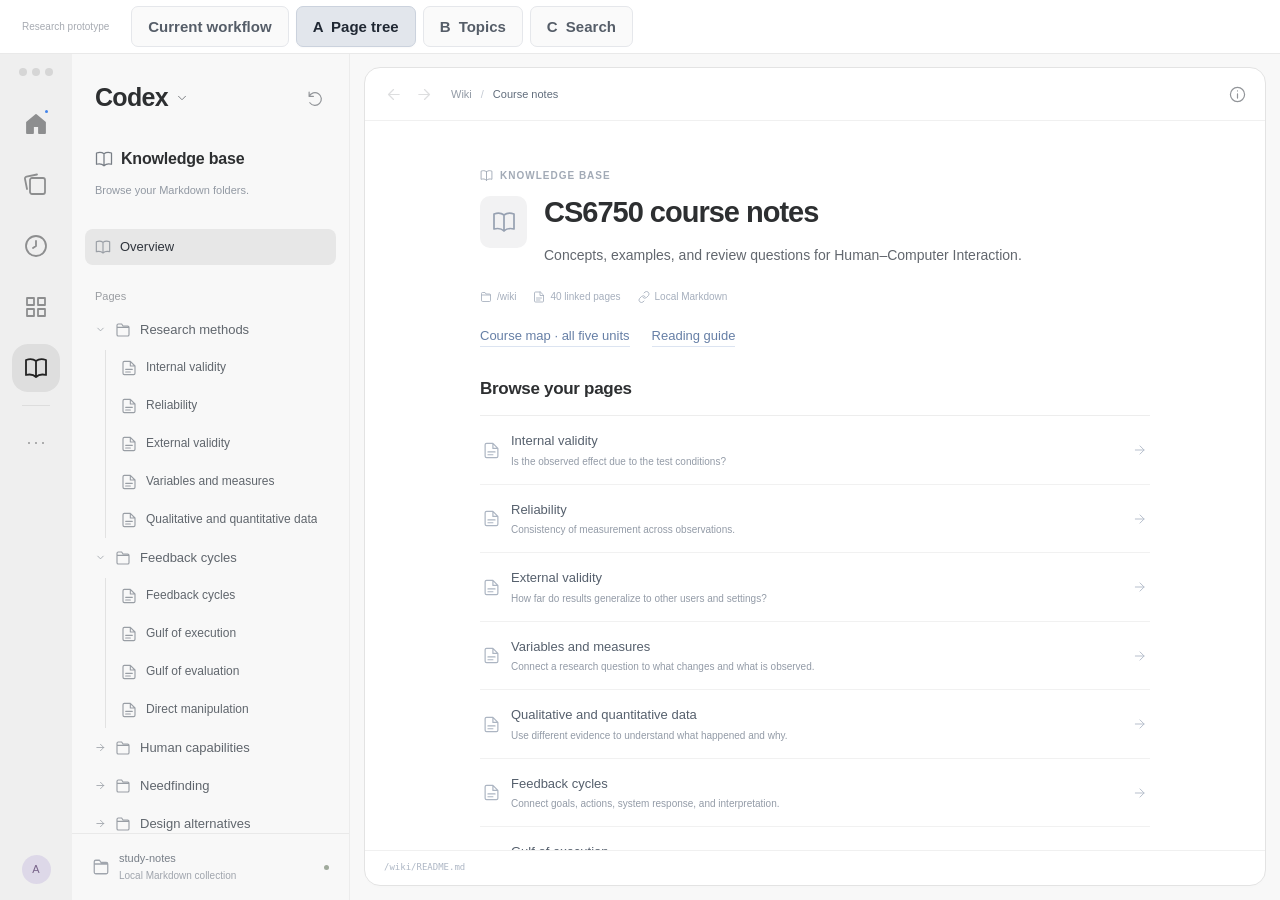
<file: index.html>
<!doctype html>
<html lang="en"><head><meta charset="utf-8"><meta name="viewport" content="width=device-width,initial-scale=1"><meta name="description" content="CS6750 Individual Project: design alternatives for navigating linked course notes."><title>Research prototype</title><link rel="stylesheet" href="assets/style.css?v=20261019-cloud5"><script src="assets/content.js?v=20261019-cloud5" defer></script><script src="assets/app.js?v=20261019-cloud5" defer></script></head>
<body>
<header class="studybar"><div class="brand"><b>Research prototype</b></div><nav class="concepts" aria-label="Design alternatives"><a href="?mode=current" data-mode="current">Current workflow</a><a href="?mode=A" data-mode="A">A <span>Page tree</span></a><a href="?mode=B" data-mode="B">B <span>Topics</span></a><a href="?mode=C" data-mode="C">C <span>Search</span></a></nav></header>
<div class="shell">
<aside class="rail" aria-label="Application navigation"><div class="window-dots" aria-hidden="true"><i></i><i></i><i></i></div><div class="rail-main"><button class="rail-button" data-surface="Home" aria-label="Home" title="Home"><span data-icon="home"></span><i class="notification-dot"></i></button><button class="rail-button" data-surface="Spaces" aria-label="Spaces" title="Spaces"><span data-icon="spaces"></span></button><button class="rail-button" data-surface="Tasks" aria-label="Tasks" title="Tasks"><span data-icon="clock"></span></button><button class="rail-button" data-surface="Plugins" aria-label="Plugins" title="Plugins"><span data-icon="plugins"></span></button><button class="rail-button active" id="wiki" aria-label="Wiki" title="Wiki"><span data-icon="book"></span></button><div class="rail-line"></div><button class="rail-button" data-about aria-label="About the prototype" title="About the prototype"><span data-icon="more"></span></button></div><button class="avatar" data-about aria-label="About the prototype">A</button></aside>
<aside class="sidebar"><div class="sidebar-heading"><span class="wordmark">Codex <span data-icon="down"></span></span><button class="icon-button" id="reset" aria-label="Reset prototype" title="Reset prototype"><span data-icon="reset"></span></button></div><nav id="sidebar-content" class="sidebar-content" aria-label="Page navigation"></nav><footer class="sidebar-footer"><span data-icon="folder"></span><div><strong>study-notes</strong><small>Local Markdown collection</small></div><i></i></footer></aside>
<main class="workspace"><section id="current-chat-pane" class="current-chat-pane" aria-label="Chat"><header class="current-chat-header">Chat</header><div id="current-chat-content" class="current-chat-content"></div><div class="current-composer"><div class="composer-context"><span data-icon="folder"></span><span>[CS-6750] HCI</span><span class="computer-label">This computer</span></div><div class="composer-input">Do anything</div><div class="composer-actions"><span>＋</span><span>Approve for me</span><span class="composer-model">Codex</span><span class="composer-send">↑</span></div></div></section><section class="document-panel"><div class="current-file-tab"><span data-icon="file"></span><span id="current-file-name">README.md</span><button class="icon-button" id="close-current-file" aria-label="Close file preview" title="Close file preview"><span data-icon="close"></span></button></div><header class="toolbar"><div class="history"><button class="icon-button" id="back" aria-label="Back to previous page" title="Back"><span data-icon="left"></span></button><button class="icon-button" id="forward" aria-label="Forward to next page" title="Forward"><span data-icon="right"></span></button></div><div id="breadcrumbs" class="breadcrumbs"></div><button class="source-toggle" id="source-toggle">View source</button><button id="toggle-nav" class="icon-button mobile-toggle" aria-label="Toggle page navigation"><span data-icon="panel"></span></button><button class="icon-button" id="page-info" aria-label="About this page" title="About this page"><span data-icon="info"></span></button></header><div id="visit-trail" class="visit-trail" hidden></div><div id="document-scroll" class="document-scroll"><article id="page" class="page-content"></article></div><footer class="document-footer"><span id="file-path">/wiki/README.md</span></footer></section></main>
</div>
<div class="toast" id="toast" role="status" hidden></div>
<dialog id="about-dialog"><button class="icon-button close-dialog" id="close-dialog" aria-label="Close information"><span data-icon="close"></span></button><h2>Research prototype</h2><p>CS6750 Individual Project. Three design alternatives for finding a course note, following related pages, and returning.</p><p>Needfinding → Design alternatives → Prototyping → Evaluation</p><p>Course notes summarize the saved lectures and readings. “Current workflow” represents the author's chat-and-file workflow.</p><button class="primary" id="dismiss-dialog">Return to prototype</button></dialog>
</body></html>
</file>
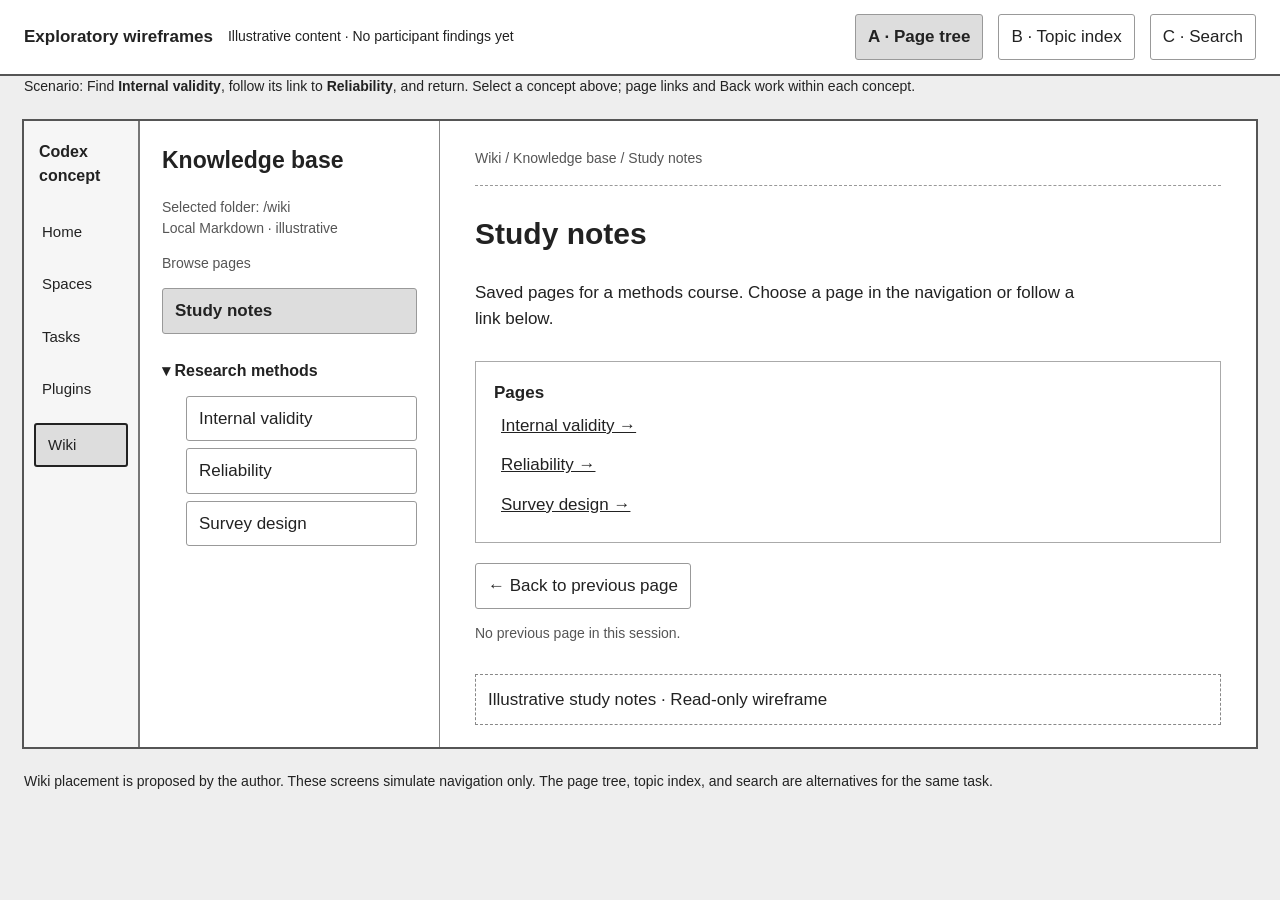
<file: basic.html>
<!doctype html>
<html lang="en"><meta charset="utf-8"><meta name="viewport" content="width=device-width,initial-scale=1">
<title>Knowledge navigation — exploratory wireframes</title>
<style>
*{box-sizing:border-box}body{margin:0;background:#eee;color:#222;font:17px/1.5 Arial,sans-serif}button,input{font:inherit;color:inherit}button,a{cursor:pointer}button{background:white;border:1px solid #999;border-radius:3px;padding:9px 12px;text-align:left}button:hover,a:hover{background:#eee}button:focus-visible,a:focus-visible,input:focus-visible{outline:3px solid #222;outline-offset:2px}header{padding:14px 24px;background:#fff;border-bottom:2px solid #555;display:flex;align-items:center;gap:15px}header p{font-size:14px;margin:0;flex:1}.selected{background:#ddd;font-weight:bold}main{display:grid;grid-template-columns:116px 300px 1fr;height:630px;margin:22px;border:2px solid #555;background:white}.rail{padding:14px 10px;border-right:2px solid #777;background:#f6f6f6}.rail span,.rail button{display:block;width:100%;margin-bottom:14px;font-size:15px}.rail span{padding:8px}.rail b{display:block;padding:5px;margin-bottom:20px;font-size:16px}.rail button{border:2px solid #222;background:#ddd}.nav{padding:22px;border-right:1px solid #888;overflow:auto}.nav h1{font-size:23px;margin:0 0 20px}.nav h2{font-size:16px;margin-top:25px}.nav button{display:block;width:100%;margin:7px 0}.nav .indent{padding-left:24px}input{width:100%;padding:9px;border:1px solid #777}.page{padding:27px 35px;overflow:auto}.crumb{color:#555;font-size:14px;border-bottom:1px dashed #999;padding-bottom:16px}.page h1{font-size:30px;margin-top:25px}.page p{max-width:620px}.muted{font-size:14px;color:#555}.links{margin-top:30px;border:1px solid #aaa;padding:18px}.links a{display:block;padding:7px;color:#222;text-decoration:underline}.trail{font-size:14px;padding:12px 0}.page button{margin-top:20px}.banner{font-size:14px;margin:0 24px 16px}.status{border:1px dashed #888;padding:12px;margin-top:30px}.hidden{display:none}@media(max-width:850px){main{margin:10px;grid-template-columns:90px 235px minmax(350px,1fr)}body{min-width:740px}header{flex-wrap:wrap}.page{padding:22px}}
</style>
<header><b>Exploratory wireframes</b><p>Illustrative content · No participant findings yet</p><button data-mode="A">A · Page tree</button><button data-mode="B">B · Topic index</button><button data-mode="C">C · Search</button></header>
<p class="banner">Scenario: Find <b>Internal validity</b>, follow its link to <b>Reliability</b>, and return. Select a concept above; page links and Back work within each concept.</p>
<main><aside class="rail"><b>Codex<br>concept</b><span>Home</span><span>Spaces</span><span>Tasks</span><span>Plugins</span><button id="wiki">Wiki</button></aside><nav class="nav" aria-label="Knowledge base"><h1>Knowledge base</h1><p class="muted">Selected folder: /wiki<br>Local Markdown · illustrative</p><div id="nav-content"></div></nav><article class="page" id="page"></article></main>
<p class="banner">Wiki placement is proposed by the author. These screens simulate navigation only. The page tree, topic index, and search are alternatives for the same task.</p>
<script>
const pages={
 home:{title:'Study notes',parent:'Knowledge base',body:'Saved pages for a methods course. Choose a page in the navigation or follow a link below.',links:['validity','reliability','survey']},
 validity:{title:'Internal validity',parent:'Research methods',body:'Internal validity concerns whether a study supports the causal interpretation being made. Consider alternative explanations, confounds, and how conditions were assigned.',links:['reliability','survey']},
 reliability:{title:'Reliability',parent:'Research methods',body:'Reliability concerns consistency of measurement. Consistent measurements alone do not establish that a study supports a causal claim.',links:['validity','survey']},
 survey:{title:'Survey design',parent:'Research methods',body:'Use questions participants can answer from experience. Distinguish reports about past behavior from reactions to a proposed interface.',links:['validity','reliability']}
};
let mode=new URLSearchParams(location.search).get('mode')||'A',current=new URLSearchParams(location.search).get('page')||'home',history=[],query='',visited=[];
if(!['A','B','C'].includes(mode))mode='A';if(!pages[current])current='home';
const nav=document.getElementById('nav-content'),article=document.getElementById('page');
const pageButton=(id,label)=>`<button data-page="${id}" class="${id===current?'selected':''}">${label||pages[id].title}</button>`;
function go(id){if(current!==id){history.push(current);current=id;visited=[id,...visited.filter(v=>v!==id)].slice(0,4)}render()}
function renderNav(){
 if(mode==='A')nav.innerHTML='<p class="muted">Browse pages</p>'+pageButton('home')+'<h2>▾ Research methods</h2><div class="indent">'+['validity','reliability','survey'].map(x=>pageButton(x)).join('')+'</div>';
 if(mode==='B')nav.innerHTML='<p class="muted">Browse by topic</p>'+pageButton('home','All topics')+'<h2>Research methods</h2>'+['validity','reliability','survey'].map(x=>pageButton(x)).join('')+'<h2>Recently opened</h2>'+ (visited.length?visited.map(x=>pageButton(x)).join(''):'<p class="muted">No pages opened in this session.</p>');
 if(mode==='C'){
 nav.innerHTML='<label for="search">Search saved pages</label><input id="search" placeholder="Title or keyword"><h2 id="results-label">All pages</h2><div id="results"></div><h2>Recent pages</h2>'+(visited.length?visited.map(x=>pageButton(x)).join(''):'<p class="muted">No recent pages.</p>');
 const input=document.getElementById('search');input.value=query;input.addEventListener('input',()=>{query=input.value;results()});results();
 }
}
function results(){const matching=Object.entries(pages).filter(([id,p])=>(p.title+' '+p.body).toLowerCase().includes(query.toLowerCase()));document.getElementById('results-label').textContent=query?'Matching pages':'All pages';document.getElementById('results').innerHTML=matching.length?matching.map(([id])=>pageButton(id)).join(''):'<p>No matching pages. Try a different word.</p>'}
function render(){renderNav();const p=pages[current];article.innerHTML=`<div class="crumb">Wiki / ${p.parent} / ${p.title}</div>${mode==='B'?'<div class="trail">This visit: '+history.concat(current).map(x=>pages[x].title).join(' → ')+'</div>':''}<h1>${p.title}</h1><p>${p.body}</p><div class="links"><b>${current==='home'?'Pages':'Related pages'}</b>${p.links.map(id=>`<a href="#${id}" data-page="${id}">${pages[id].title} →</a>`).join('')}</div><button id="back" ${history.length?'':'disabled'}>← Back to previous page</button><p class="muted">${history.length?'Previous page: '+pages[history.at(-1)].title:'No previous page in this session.'}</p><div class="status">Illustrative study notes · Read-only wireframe</div>`;document.getElementById('back').onclick=()=>{if(history.length){current=history.pop();render()}};document.querySelectorAll('[data-mode]').forEach(b=>b.classList.toggle('selected',b.dataset.mode===mode))}
document.addEventListener('click',e=>{const p=e.target.closest('[data-page]');if(p){e.preventDefault();go(p.dataset.page)}const m=e.target.closest('[data-mode]');if(m){mode=m.dataset.mode;current='home';history=[];visited=[];query='';render()}});document.getElementById('wiki').onclick=()=>go('home');render();
</script></html>
</file>
<file: assets/style.css>
:root{color-scheme:light;--text:#2d2f31;--muted:#96999e;--rail:#efefef;--sidebar:#f8f8f8;--hover:#ededed;--selected:#e7e7e7;--line:#e9e9e9;--rail-width:72px;--sidebar-width:278px}*{box-sizing:border-box}body{margin:0;background:var(--sidebar);color:var(--text);font:14px/1.5 -apple-system,BlinkMacSystemFont,"Segoe UI",sans-serif;-webkit-font-smoothing:antialiased}button,input,a{font:inherit}button{border:0;background:transparent;color:inherit;cursor:pointer}a{color:inherit;text-decoration:none}button:focus-visible,a:focus-visible,input:focus-visible{outline:2px solid #8195b9;outline-offset:3px}button:disabled{opacity:.3;cursor:default}[hidden]{display:none!important}svg{display:block;width:20px;height:20px;stroke:currentColor;stroke-width:1.7;fill:none;stroke-linecap:round;stroke-linejoin:round}.icon-button{display:inline-flex;align-items:center;justify-content:center;width:30px;height:30px;flex-shrink:0;border-radius:7px;color:#929599}.icon-button svg{width:17px;height:17px}.icon-button:hover:not(:disabled){background:var(--hover);color:#444}.studybar{height:54px;display:flex;align-items:center;gap:20px;padding:0 22px;background:#fff;border-bottom:1px solid var(--line)}.brand{display:flex;align-items:center;gap:9px;white-space:nowrap;font-size:12px}.brand svg{width:17px;height:17px;color:#777}.brand small{font-size:10px;background:#f3f3f3;color:#8d8e90;border-radius:5px;padding:3px 6px;font-weight:400}.concepts{display:flex;gap:3px;margin-left:auto}.concepts a{font-size:12px;padding:6px 10px;color:#808389;border-radius:7px;white-space:nowrap}.concepts a span{margin-left:4px}.concepts a:hover{background:#f2f2f2}.concepts a.active{color:#363a3f;background:#eee;font-weight:600}.basic-link{font-size:10px;color:#9a9ca1;white-space:nowrap}.basic-link:hover{color:#555}.shell{display:grid;grid-template-columns:var(--rail-width) var(--sidebar-width) minmax(0,1fr);height:calc(100dvh - 54px);min-height:640px}.rail{background:var(--rail);display:flex;align-items:center;flex-direction:column;padding:12px 0 16px}.window-dots{display:flex;gap:5px;height:34px;padding-top:2px}.window-dots i{width:8px;height:8px;border-radius:50%;background:#d6d6d6}.rail-main{display:flex;flex-direction:column;align-items:center;gap:13px;width:100%}.rail-button{width:48px;height:48px;display:flex;align-items:center;justify-content:center;position:relative;border-radius:16px;color:#8d8e8f}.rail-button svg{width:24px;height:24px;stroke-width:1.8}.rail-button:hover{background:#e5e5e5;color:#555}.rail-button.active{background:#dedede;color:#222}.rail-button[data-surface=Home] svg{fill:currentColor}.notification-dot{position:absolute;top:8px;right:10px;width:7px;height:7px;border:2px solid var(--rail);border-radius:50%;background:#4384eb}.rail-line{height:1px;width:28px;background:#ddd}.avatar{margin-top:auto;border-radius:50%;width:29px;height:29px;background:#ddd8e8;color:#776288;font-size:11px}.sidebar{display:flex;flex-direction:column;min-width:0;border-right:1px solid #ececec;overflow:hidden}.sidebar-heading{display:flex;align-items:center;justify-content:space-between;height:78px;flex-shrink:0;padding:10px 19px 0 23px}.wordmark{display:flex;align-items:center;gap:7px;font-size:25px;letter-spacing:-.7px;font-weight:600}.wordmark svg{width:14px;height:14px;color:#7d8084}.sidebar-content{flex:1;overflow:auto;padding:12px 13px 20px}.sidebar-title{display:flex;align-items:center;gap:8px;padding:3px 10px 16px;font-size:16px;font-weight:600;letter-spacing:-.2px}.sidebar-title svg{width:18px;height:18px;color:#787e86}.section-label{font-size:11px;color:#9a9da2;font-weight:500;margin:23px 0 7px;padding:0 10px}.nav-row{display:flex;align-items:center;gap:9px;text-align:left;width:100%;min-height:36px;padding:8px 10px;margin:2px 0;border-radius:8px;font-size:13px;line-height:1.35;color:#60666d}.nav-row>span:last-child{overflow:hidden;text-overflow:ellipsis;white-space:nowrap}.nav-row svg{width:16px;height:16px;color:#999ea5;flex-shrink:0}.nav-row:hover{background:var(--hover)}.nav-row.selected{background:var(--selected);color:#2f343c}.folder-row{font-weight:500}.folder-row .disclosure svg{width:11px;height:11px}.page-tree{margin-left:20px;padding-left:4px;border-left:1px solid #e2e2e2}.page-tree .nav-row{font-size:12px;padding-left:11px}.sidebar-footer{display:flex;align-items:center;gap:9px;padding:16px 20px;border-top:1px solid var(--line);flex-shrink:0;color:#a0a5ad}.sidebar-footer>span svg{width:18px;height:18px}.sidebar-footer div{display:flex;flex-direction:column;line-height:1.6}.sidebar-footer strong{font-size:11px;font-weight:500;color:#787f88}.sidebar-footer small{font-size:10px}.sidebar-footer i{width:5px;height:5px;border-radius:50%;background:#a0aa9c;margin-left:auto}.sidebar-note,.nav-empty{font-size:11px;color:#a0a5ad;padding:0 10px;line-height:1.8}.search-field{display:flex;align-items:center;gap:8px;background:#fff;border:1px solid #e2e2e2;border-radius:9px;padding:8px 10px;margin:0 7px 17px;color:#a1a6ad}.search-field svg{width:15px;height:15px}.search-field input{border:0;background:transparent;outline:0;min-width:0;width:100%;font-size:12px;color:#565e69}.search-field input::placeholder{color:#aaaeb4}.search-field:focus-within{border-color:#aab7cc;box-shadow:0 0 0 2px #e8edf5}.search-field input:focus-visible{outline:none}.search-field button{padding:0;color:#a3a8b0}.search-field button svg{width:12px;height:12px}.topic-link{display:flex;align-items:center;gap:10px;width:100%;padding:10px;border-radius:8px;text-align:left}.topic-link:hover{background:var(--hover)}.topic-symbol{display:flex;align-items:center;justify-content:center;width:28px;height:28px;border-radius:7px;background:#eaecef;color:#7a8597;font-size:12px;flex-shrink:0}.topic-link strong{display:block;font-size:12px;font-weight:500;color:#656f7d}.topic-link small{font-size:10px;color:#a2a8b1}.topic-link>span:last-child{font-size:11px;color:#aaa;margin-left:auto}.topic-pills{display:flex;flex-wrap:wrap;gap:5px;padding:0 8px 10px}.topic-pills button{background:#eee;color:#8c939e;font-size:10px;padding:4px 7px;border-radius:5px}.topic-pills button:hover,.topic-pills button.active{background:#dfe2e6;color:#586576}.current-row{font-size:14px}.dot-mark{display:flex;align-items:center;justify-content:center;width:21px;height:21px;border-radius:7px;background:#d8bcde;color:#694475;flex-shrink:0}
.workspace{min-width:0;min-height:0;padding:13px 14px 14px}.document-panel{height:100%;display:flex;flex-direction:column;overflow:hidden;border:1px solid #e3e3e3;border-radius:16px;background:#fff;box-shadow:0 2px 5px #00000002}.toolbar{display:flex;align-items:center;gap:12px;height:53px;flex-shrink:0;padding:0 13px;border-bottom:1px solid #f0f0f0}.history{display:flex;gap:1px}.breadcrumbs{display:flex;align-items:center;gap:9px;color:#a3a9b2;font-size:11px;flex:1;overflow:hidden;white-space:nowrap}.breadcrumbs button{padding:0;font-size:11px;color:#939ba6}.breadcrumbs button:hover{color:#333}.breadcrumbs .current-crumb{color:#616d7c;overflow:hidden;text-overflow:ellipsis}.crumb-separator{color:#c4cad3}.document-scroll{flex:1;overflow:auto;scroll-behavior:smooth}.page-content{max-width:770px;margin:0 auto;padding:47px 50px 65px}.page-eyebrow{font-size:10px;letter-spacing:1px;text-transform:uppercase;color:#a2aab6;font-weight:600;display:flex;align-items:center;gap:7px;margin-bottom:11px}.page-eyebrow svg{width:13px;height:13px}.page-content h1{font-size:31px;font-weight:600;letter-spacing:-1px;line-height:1.25;margin:0 0 11px}.page-description{font-size:13px;line-height:1.7;color:#98a0ac;margin:0 0 29px}.page-content h2{font-size:17px;letter-spacing:-.3px;font-weight:600;margin:29px 0 10px}.page-content p{font-size:14px;line-height:1.8;color:#747f8e;margin:13px 0}.page-content p.lead{font-size:15px;color:#7e8b9d}.page-meta{display:flex;align-items:center;gap:9px;font-size:10px;color:#a6aeb9;margin:15px 0 29px}.meta-dot{color:#ccd1d9}.file-name{font-family:ui-monospace,SFMono-Regular,Menlo,monospace;letter-spacing:-.3px}.inline-link{color:#667fa6;border-bottom:1px solid #dce4f1}.inline-link:hover{background:#f5f7fb;color:#3f608f}.quote-block{border-left:2px solid #dce1e9;padding:1px 18px;margin:23px 0;font-size:13px;color:#8391a5}.related-block{margin-top:36px;padding-top:20px;border-top:1px solid #ededed}.related-block h2{font-size:12px;color:#96a2b3;font-weight:500;margin:0 0 8px}.related-link,.page-list-row{display:flex;align-items:center;gap:11px;width:100%;padding:12px 6px;border-radius:8px}.related-link:hover,.page-list-row:hover{background:#f8f8f8}.file-icon{color:#acb5c2;flex-shrink:0}.file-icon svg{width:17px;height:17px}.related-link strong,.page-list-row strong{font-size:13px;font-weight:500;color:#616f82;display:block}.related-link small,.page-list-row small{font-size:10px;color:#a1acbc;display:block;margin-top:3px}.link-arrow{margin-left:auto;color:#b7bfcc;flex-shrink:0}.link-arrow svg{width:14px;height:14px}.page-list{border-top:1px solid #ededed;margin-top:14px}.page-list-row{padding:15px 3px;border-bottom:1px solid #f1f1f1;border-radius:0}.landing-heading{display:flex;align-items:flex-start;gap:17px}.book-cover{background:#f2f2f3;color:#97a1b1;display:flex;align-items:center;justify-content:center;width:47px;height:52px;border-radius:10px;flex-shrink:0;margin-top:2px}.book-cover svg{width:24px;height:24px}.landing-heading h1{font-size:29px}.landing-heading .page-description{margin-bottom:0}.collection-info{display:flex;gap:17px;color:#a6afbd;font-size:10px;margin:21px 0 31px}.collection-info span{display:flex;align-items:center;gap:5px}.collection-info svg{width:12px;height:12px}.topic-card{padding:15px;border:1px solid #e8eaed;border-radius:10px;margin:12px 0 19px}.topic-card h2{margin:0 0 2px;font-size:14px}.topic-card>p{font-size:11px;color:#a5b0c0;margin:0 0 8px}.visit-trail{display:flex;align-items:center;gap:7px;overflow:auto;white-space:nowrap;padding:9px 22px;border-bottom:1px solid #f1f1f1;font-size:10px;color:#a7b1c0}.visit-trail button{padding:0;font-size:10px;color:#99a6b8}.visit-trail .trail-current{color:#60738e}.document-footer{display:flex;align-items:center;justify-content:space-between;gap:12px;height:35px;flex-shrink:0;padding:0 19px;border-top:1px solid #f0f0f0;font-size:9px;color:#aeb7c5}.document-footer>span:first-child{font-family:ui-monospace,SFMono-Regular,Menlo,monospace;overflow:hidden;text-overflow:ellipsis;white-space:nowrap}.mobile-toggle{display:none}.back-inline{display:inline-flex;align-items:center;gap:6px;color:#9aa8bc;font-size:11px;padding:5px 0;margin-top:20px}.back-inline svg{width:13px;height:13px}.back-inline:hover{color:#526780}.chat-content{max-width:710px;margin:0 auto;padding:45px 38px}.chat-prompt{background:#f1f1f1;color:#758194;border-radius:17px 17px 4px 17px;padding:13px 17px;max-width:460px;margin:0 0 32px auto;font-size:13px}.chat-response{font-size:14px;color:#7f8ca1;line-height:1.8}.chat-response>p{margin:13px 0}.file-card{display:flex;align-items:center;gap:13px;border:1px solid #e7e7e7;border-radius:11px;width:100%;max-width:400px;text-align:left;padding:14px 15px;margin:16px 0;background:#fff}.file-card:hover{background:#f9f9f9;border-color:#cbd2db}.file-card strong{display:block;font-size:12px;font-weight:500;color:#62748e}.file-card small{display:block;font-size:10px;color:#acb6c7;margin-top:3px}.reconstruction-note{font-size:10px;color:#b1bccd;border-top:1px solid #efefef;padding-top:15px;margin-top:35px}.chat-bottom{display:flex;align-items:center;justify-content:space-between;color:#b3bfd1;font-size:12px;border:1px solid #e8e8e8;border-radius:17px;padding:15px 16px;margin:25px 0}.chat-bottom svg{width:18px;height:18px}.file-browser-label{font-size:10px;color:#a7b5c9;margin-top:22px}.toast{position:fixed;bottom:35px;left:50%;transform:translateX(-50%);max-width:450px;padding:12px 18px;border-radius:11px;background:#34383eef;color:#fff;font-size:12px;box-shadow:0 6px 20px #0002;z-index:20}dialog{max-width:440px;border:1px solid #e5e5e5;border-radius:20px;padding:34px;color:var(--text);box-shadow:0 16px 70px #0002}dialog::backdrop{background:#0003;backdrop-filter:blur(2px)}dialog h2{font-size:23px;letter-spacing:-.6px;margin:14px 0}dialog p{font-size:13px;line-height:1.8;color:#909eB2}.dialog-mark svg{width:29px;height:29px;color:#8598b3}.close-dialog{position:absolute;top:12px;right:12px}.primary{background:#34383e;color:#fff;padding:10px 15px;border-radius:8px;font-size:12px}.primary:hover{background:#505866}.study-only .studybar{display:none}.study-only .shell{height:100dvh}.current-mode #wiki{display:none}.current-mode .rail-button[data-surface=Home]{background:#dedede;color:#222}
/* Match the neutral reading palette of the surrounding application. */
.page-content p{color:#62676e}.page-content p.lead{color:#707780}.page-description{color:#8b9098}.related-link strong,.page-list-row strong{color:#56606d}.related-link small,.page-list-row small{color:#939ba7}.page-meta{color:#969eaa}.quote-block{color:#7b8696}.chat-response{color:#6e7785}.chat-prompt{color:#626c7b}
@media(min-width:1500px){:root{--sidebar-width:300px}.page-content{padding-top:65px}}
@media(max-width:1050px){:root{--rail-width:64px;--sidebar-width:240px}.brand b,.brand small{display:none}.studybar{gap:12px;padding:0 15px}.concepts a{padding:6px 8px}.page-content{padding:38px 32px 50px}.wordmark{font-size:23px}.sidebar-heading{padding-left:20px}.document-footer{padding:0 12px}.document-footer>span:last-child{font-size:8px}.breadcrumbs{gap:6px}}
@media(max-width:740px){:root{--rail-width:54px;--sidebar-width:205px}.studybar{height:49px;padding:7px 10px;gap:7px}.brand{display:none}.concepts{margin-left:0;gap:1px}.concepts a{font-size:10px;padding:5px 7px}.basic-link{margin-left:auto;font-size:9px}.shell{height:calc(100dvh - 49px);min-height:560px}.window-dots{display:none}.rail{padding-top:22px}.rail-button{width:39px;height:39px;border-radius:13px}.rail-button svg{width:21px;height:21px}.sidebar-heading{height:65px;padding:0 12px 0 16px}.wordmark{font-size:22px}.sidebar-content{padding:12px 7px}.sidebar-title{padding-left:8px;font-size:14px}.nav-row{font-size:12px;padding:8px}.page-tree{margin-left:11px}.page-tree .nav-row{font-size:11px}.sidebar-footer{padding:15px 12px;gap:7px}.workspace{padding:8px 8px 8px 0}.document-panel{border-radius:12px}.toolbar{padding:0 8px;gap:5px;height:47px}.breadcrumbs,.breadcrumbs button{font-size:10px}.page-content{padding:30px 24px 45px}.page-content h1{font-size:27px}.landing-heading{gap:12px}.landing-heading h1{font-size:24px}.book-cover{width:35px;height:42px}.page-content p{font-size:13px}.page-description{font-size:12px}.document-footer>span:last-child{display:none}.collection-info{flex-wrap:wrap;gap:8px 15px}.chat-content{padding:32px 24px}.visit-trail{padding:8px 14px}}
@media(max-width:570px){.shell{grid-template-columns:54px minmax(0,1fr)}.sidebar{display:none}.nav-open .sidebar{display:flex;position:fixed;top:49px;bottom:0;left:54px;width:235px;z-index:5;border-right:1px solid #ddd;box-shadow:10px 0 35px #0001}.nav-open.study-only .sidebar{top:0}.mobile-toggle{display:inline-flex}.workspace{padding-left:5px}.page-content{padding:29px 23px 40px}.toolbar{gap:4px}.breadcrumbs .crumb-folder,.breadcrumbs .folder-separator{display:none}.history .icon-button{width:25px}.document-footer{font-size:8px}.concepts a span{display:none}.concepts a{padding:6px 9px}.page-meta{flex-wrap:wrap;gap:5px}.chat-content{padding:27px 20px}.chat-prompt{font-size:12px}.file-card{padding:11px}.toast{width:340px;max-width:calc(100% - 30px)}.collection-info{font-size:9px}}
@media(prefers-reduced-motion:reduce){.document-scroll{scroll-behavior:auto}}
.studybar{gap:24px}.brand b{display:block;font-size:12px;font-weight:600;color:#63676d}.concepts{margin-left:0;gap:5px}.concepts a{font-size:13px;color:#6f747c;font-weight:500;padding:8px 13px}.concepts a.active{color:#242930;background:#e8eaed;box-shadow:inset 0 0 0 1px #dde0e5}.brand{display:flex}.source-note{margin-top:28px!important;padding-top:14px;border-top:1px solid #eee;font-size:10px!important;line-height:1.7!important;color:#939ba7!important}.page-content h2+p{margin-top:8px}.app-home-mode .rail-button[data-surface=Home]{background:#dedede;color:#222}.app-home-mode .notification-dot{border-color:#dedede}
@media(max-width:740px){.studybar{gap:10px}.brand{display:flex}.brand b{display:block;font-size:11px}.concepts{gap:2px}.concepts a{font-size:11px;padding:6px 8px}}
@media(max-width:570px){.studybar{gap:8px;padding:7px 10px}.brand b{font-size:10px}.concepts a{font-size:10px;padding:6px 7px}.concepts a span{display:none}}
.current-chat-pane,.current-file-tab,.source-toggle{display:none}
.current-mode .workspace{display:grid;grid-template-columns:minmax(260px,1fr) minmax(350px,46%);padding:0;gap:0;background:#fff}
.current-mode .document-panel{border-radius:0;border-width:0 0 0 1px;box-shadow:none}
.current-mode .current-chat-pane{display:flex;flex-direction:column;min-width:0;min-height:0;background:white}
.current-chat-header{height:49px;border-bottom:1px solid #ededed;display:flex;align-items:center;padding:0 20px;font-size:14px;flex-shrink:0}
.current-chat-content{flex:1;overflow:auto;display:flex;min-height:0}
.current-empty{display:flex;flex:1;align-items:center;justify-content:center;flex-direction:column;gap:24px;text-align:center;padding:30px 25px}
.terminal-mark{border:3px solid #d0d0d0;border-radius:21px;color:#bfc1c4;font:600 25px ui-monospace,monospace;padding:7px 12px;line-height:1.1}
.current-empty h1{font-size:24px;font-weight:500;letter-spacing:-.6px;line-height:1.5;max-width:490px;margin:0}.current-empty h1 span{text-decoration:underline;text-decoration-style:dotted;text-decoration-color:#c9c9c9;text-underline-offset:6px}
.current-composer{border:1px solid #e6e6e6;border-radius:20px;margin:15px 17px 20px;padding:0 16px 13px;box-shadow:0 2px 7px #00000004;flex-shrink:0}
.composer-context{display:flex;align-items:center;gap:7px;padding:11px 0;color:#686b70;font-size:11px}.composer-context svg{height:14px;width:14px}.computer-label{margin-left:15px;color:#8a8c91}
.composer-input{height:57px;color:#b6b8bc;font-size:13px;padding-top:7px}.composer-actions{display:flex;align-items:center;gap:11px;color:#a1a4a9;font-size:11px}.composer-actions>span:first-child{font-size:21px;color:#555}.composer-model{margin-left:auto;color:#686c72}.composer-send{display:flex;align-items:center;justify-content:center;background:#282a2e;color:#fff;width:26px;height:26px;border-radius:50%;font-size:16px}
.current-mode .current-file-tab{height:49px;border-bottom:1px solid #ededed;display:flex;align-items:center;gap:8px;padding:0 16px;font-size:12px;flex-shrink:0}.current-file-tab>span:first-child svg{height:16px;width:16px;color:#737980}.current-file-tab .icon-button{margin-left:auto}
.current-mode .source-toggle{display:block;white-space:nowrap;border:1px solid #ececec;border-radius:17px;background:#fff;padding:6px 11px;font-size:11px;color:#5c6067}.source-toggle:hover{background:#f6f6f6}
.current-mode .history,.current-mode .document-footer,.current-mode .sidebar-footer{display:none}
.current-mode .toolbar{height:46px;padding:0 12px;gap:8px}.current-mode .breadcrumbs{font-size:10px;gap:6px}.current-mode .page-content{max-width:none;padding:23px 23px 42px}.current-mode .page-content h1{font-size:25px;line-height:1.4;letter-spacing:-.6px}.current-mode .page-content h2{font-size:17px}.current-mode .page-content p,.current-mode .page-content li{font-size:13px;line-height:1.75;color:#575d66}.current-mode .page-content ul{padding-left:19px}.current-mode .page-content li{margin:14px 0}.current-mode .page-content li .file-name{font-size:10px;color:#858d99}.current-mode .page-content .source-note{font-size:9px!important}
.current-mode .sidebar-heading{height:76px}.session-list{padding-left:18px}.session-row{font-size:12px;padding:8px 10px;margin:0;color:#777e88}.session-row.session-selected{color:#424b57;background:#ededed}.project-session-folder{margin-top:5px}.baseline-conversation{width:100%;padding:30px 24px}.baseline-conversation .file-card{max-width:100%}.baseline-conversation .chat-prompt{font-size:12px}.baseline-conversation .chat-response{font-size:13px}.markdown-source{white-space:pre-wrap;overflow-wrap:anywhere;font:11px/1.9 ui-monospace,SFMono-Regular,Menlo,monospace;color:#626a75}
.current-file-closed .workspace{grid-template-columns:minmax(0,1fr)}.current-file-closed .document-panel{display:none}
@media(min-width:1500px){.current-mode .workspace{grid-template-columns:minmax(440px,1fr) minmax(450px,42%)}.current-empty h1{font-size:28px}.current-mode .page-content h1{font-size:29px}.current-mode .page-content p,.current-mode .page-content li{font-size:15px}}
@media(max-width:1050px){.current-mode .workspace{grid-template-columns:minmax(0,1fr) minmax(300px,50%)}.current-empty{padding:24px 12px}.current-empty h1{font-size:20px}.current-composer{margin:12px 10px 15px;padding-left:12px;padding-right:12px}.computer-label{display:none}.current-mode .page-content{padding:20px 18px 35px}.current-mode .page-content h1{font-size:23px}}
@media(max-width:740px){.current-mode .workspace{grid-template-columns:minmax(0,1fr)}.current-mode .current-chat-pane{display:none}.current-file-closed .current-chat-pane{display:flex}.current-mode .document-panel{border-left:0}.current-mode .current-file-tab{height:44px}.current-mode .page-content{padding:25px 22px}.current-mode .current-empty h1{font-size:23px}}

/* Emphasize the study choices while keeping the prototype label quiet. */
.studybar{gap:22px}.brand b{font-size:10px;font-weight:400;color:#a7abb2}.concepts{gap:7px}.concepts a{font-size:15px;font-weight:600;color:#555d68;padding:10px 16px;line-height:1.3;border:1px solid #e5e7eb;background:#fafafa}.concepts a:hover{background:#eceff3;color:#252c36}.concepts a.active{background:#e2e6ec;color:#202833;border-color:#cbd2dd;box-shadow:0 1px 2px #00000006}.concepts a span{font-weight:600}.page-content li{font-size:14px;line-height:1.9;color:#747f8e}
@media(max-width:1050px){.studybar{gap:12px}.concepts a{font-size:13px;padding:9px 12px}}
@media(max-width:740px){.brand{display:none}.concepts{gap:4px}.concepts a{font-size:12px;padding:8px 10px}.concepts a span{display:inline}}
@media(max-width:400px){.studybar{padding:6px}.concepts{gap:3px}.concepts a{font-size:11px;padding:8px 7px}.concepts a span{margin-left:2px}}

.course-shortcuts{display:flex;flex-wrap:wrap;gap:12px 22px;font-size:13px;margin:-9px 0 25px}

/* Cross-cutting topics and search with page context. */
.sidebar-context{font-size:11px;line-height:1.55;color:#9299a3;margin:-5px 10px 13px}.topic-link{padding:7px 10px;min-height:38px}.topic-symbol{width:24px;height:24px;font-size:11px}.topic-link.topic-active{background:#e7e9ed}.topic-link.topic-active strong{color:#35465a}.topic-page-row{align-items:flex-start}.topic-page-row>span:last-child{white-space:normal}.topic-page-row strong{display:block;font-size:12px;font-weight:500}.topic-page-row small{display:block;font-size:10px;color:#929ba8;margin-top:3px}.topic-explanation{font-size:12px!important;color:#8e98a5!important}.page-topic-tags{display:flex;flex-wrap:wrap;align-items:center;gap:5px;margin:-13px 0 25px;font-size:10px;color:#9aa3b0}.page-topic-tags button{font-size:10px;color:#748297;background:#f0f2f5;border:1px solid #e6e9ee;padding:4px 7px;border-radius:5px}.page-topic-tags button:hover{background:#e5e9ef}.search-scope{display:flex;align-items:center;gap:8px;font-size:10px;color:#969eaa;margin:0 8px 14px}.search-scope select{font:inherit;font-size:11px;min-width:0;flex:1;border:1px solid #e3e6ea;border-radius:7px;padding:7px 8px;background:#fff;color:#6e7989}.search-field{margin-bottom:9px}.search-result{align-items:flex-start;padding:10px 9px;gap:8px}.search-result>svg{margin-top:2px;width:14px;height:14px}.search-result .search-result-copy{display:block;min-width:0;white-space:normal!important;overflow:visible!important}.search-result-copy strong{display:block;font-size:12px;line-height:1.45;font-weight:550;color:#596a80}.search-result-location{display:block;font-size:9px;line-height:1.5;color:#9aa4b1;margin:3px 0}.search-result-excerpt{display:-webkit-box;-webkit-line-clamp:2;-webkit-box-orient:vertical;overflow:hidden;font-size:10px;line-height:1.6;color:#8c98a8}.search-result mark{background:#edf0df;color:inherit;padding:0 1px;border-radius:2px}

#sidebar-content>.sidebar-context{min-height:34px}

/* Restore the visible, rounded topic cloud in Search. */
.search-topic-cloud{gap:5px;padding:0 8px 6px;margin-bottom:5px}.search-topic-cloud button{font-size:10px;line-height:1.4;padding:4px 7px;border:1px solid transparent;border-radius:6px;background:#eee;color:#8c939e}.search-topic-cloud button:hover{background:#e6e9ed;color:#586576}.search-topic-cloud button.active{background:#dfe4eb;color:#526176;border-color:#d5dce5}
</file>
